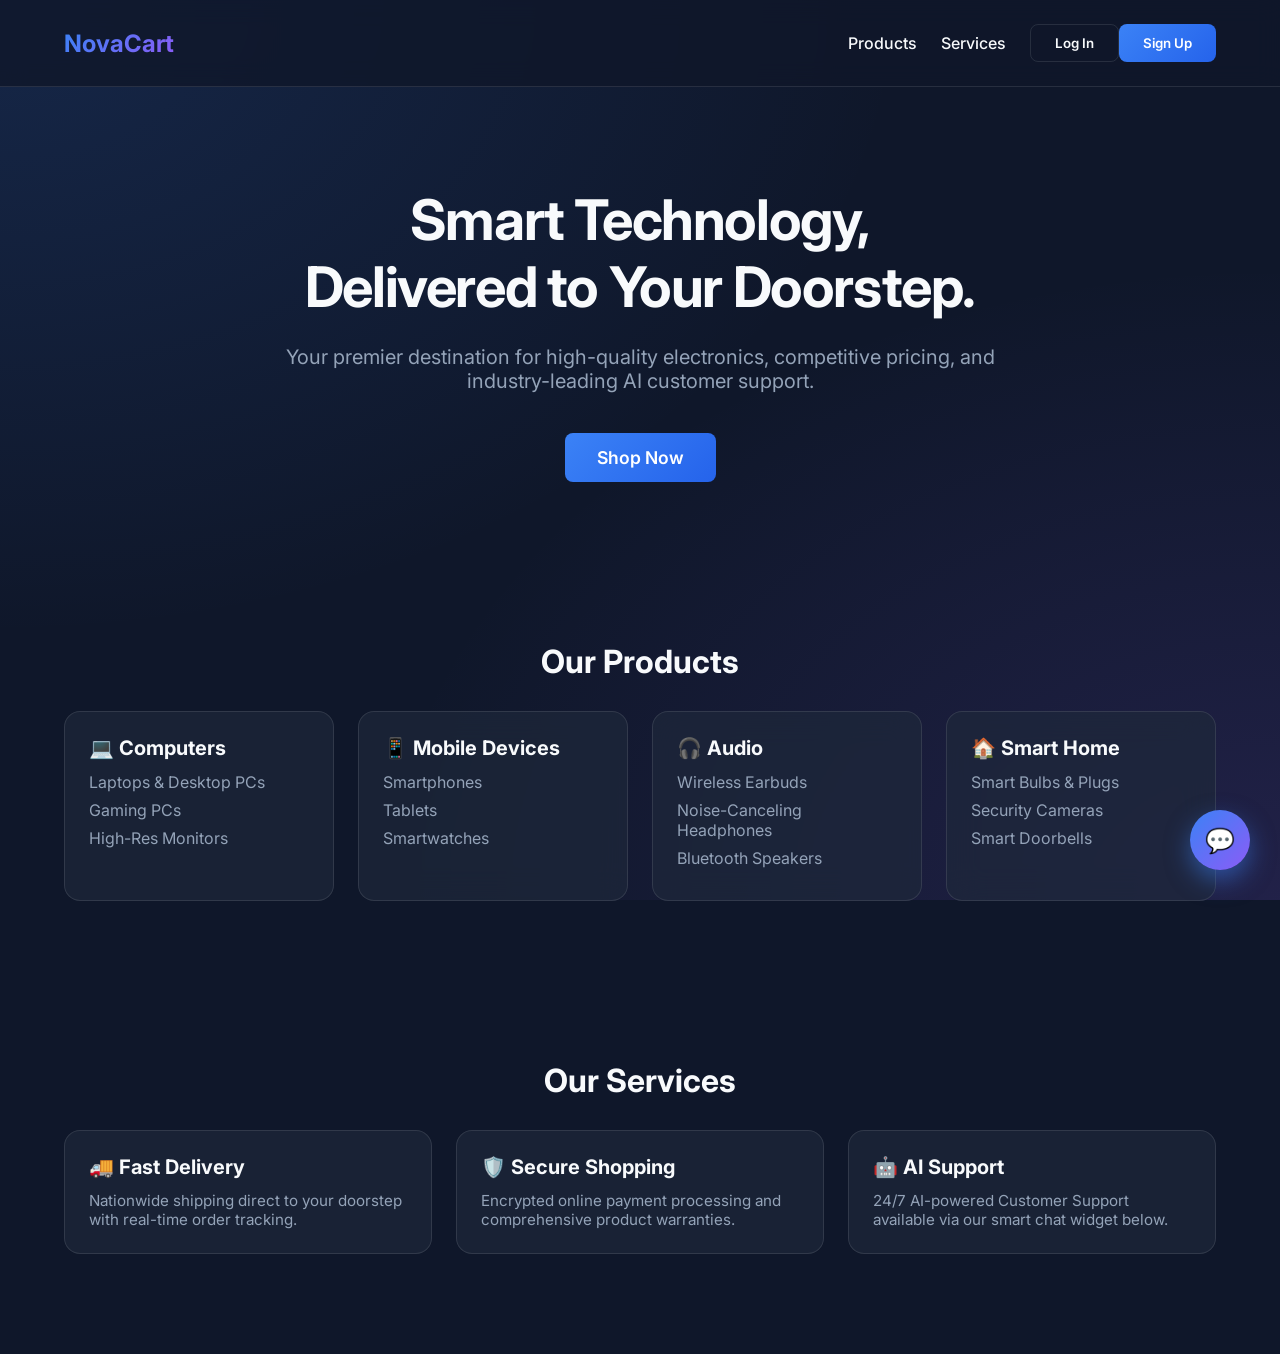
<file: frontend/index.html>
<!DOCTYPE html>
<html lang="en">
<head>
    <meta charset="UTF-8">
    <meta name="viewport" content="width=device-width, initial-scale=1.0">
    <title>NovaCart Electronics</title>
    <link href="https://fonts.googleapis.com/css2?family=Inter:wght@300;400;500;600;700&display=swap" rel="stylesheet">
    <style>
        :root {
            --bg-color: #0f172a;
            --surface-color: rgba(30, 41, 59, 0.7);
            --primary: #3b82f6;
            --primary-hover: #2563eb;
            --secondary: #8b5cf6;
            --text-main: #f8fafc;
            --text-muted: #94a3b8;
            --border-color: rgba(255, 255, 255, 0.1);
            --danger: #ef4444;
        }
        
        * { box-sizing: border-box; margin: 0; padding: 0; font-family: 'Inter', sans-serif; }
        
        body {
            background-color: var(--bg-color);
            background-image: 
                radial-gradient(at 0% 0%, rgba(59, 130, 246, 0.15) 0px, transparent 50%),
                radial-gradient(at 100% 100%, rgba(139, 92, 246, 0.15) 0px, transparent 50%);
            background-attachment: fixed;
            color: var(--text-main);
            min-height: 100vh;
        }

        /* Navbar */
        nav {
            display: flex;
            justify-content: space-between;
            align-items: center;
            padding: 24px 5%;
            background: rgba(15, 23, 42, 0.8);
            backdrop-filter: blur(12px);
            border-bottom: 1px solid var(--border-color);
            position: sticky;
            top: 0;
            z-index: 100;
        }
        .logo { font-size: 1.5rem; font-weight: 700; background: linear-gradient(135deg, #3b82f6, #8b5cf6); -webkit-background-clip: text; -webkit-text-fill-color: transparent; }
        .nav-links { display: flex; gap: 24px; align-items: center; }
        .nav-links a { color: var(--text-main); text-decoration: none; font-weight: 500; transition: color 0.2s; cursor: pointer; }
        .nav-links a:hover { color: var(--primary); }
        .btn-primary { background: linear-gradient(135deg, #3b82f6, #2563eb); color: white; border: none; padding: 10px 24px; border-radius: 8px; font-weight: 600; cursor: pointer; transition: transform 0.2s, box-shadow 0.2s; }
        .btn-primary:hover { transform: translateY(-1px); box-shadow: 0 4px 12px rgba(59, 130, 246, 0.4); }
        .btn-outline { background: transparent; color: var(--text-main); border: 1px solid var(--border-color); padding: 10px 24px; border-radius: 8px; font-weight: 600; cursor: pointer; transition: background 0.2s; }
        .btn-outline:hover { background: rgba(255, 255, 255, 0.1); }

        /* Hero Section */
        .hero { padding: 100px 5%; text-align: center; max-width: 900px; margin: 0 auto; }
        .hero h1 { font-size: 3.5rem; font-weight: 700; margin-bottom: 24px; line-height: 1.2; letter-spacing: -0.025em; }
        .hero p { font-size: 1.25rem; color: var(--text-muted); margin-bottom: 40px; }

        /* Grid Sections */
        .section-title { text-align: center; font-size: 2rem; margin: 60px 0 30px; }
        .grid { display: grid; grid-template-columns: repeat(auto-fit, minmax(250px, 1fr)); gap: 24px; padding: 0 5% 100px; }
        .card { background: var(--surface-color); border: 1px solid var(--border-color); border-radius: 16px; padding: 24px; backdrop-filter: blur(16px); transition: transform 0.2s; }
        .card:hover { transform: translateY(-5px); border-color: rgba(255, 255, 255, 0.2); }
        .card h3 { font-size: 1.25rem; margin-bottom: 12px; display: flex; align-items: center; gap: 8px; }
        .card ul { list-style: none; color: var(--text-muted); }
        .card li { margin-bottom: 8px; }

        /* Auth Modal */
        .modal-overlay { display: none; position: fixed; top: 0; left: 0; width: 100%; height: 100%; background: rgba(0,0,0,0.6); backdrop-filter: blur(4px); z-index: 1000; justify-content: center; align-items: center; }
        .modal { background: var(--bg-color); border: 1px solid var(--border-color); border-radius: 16px; padding: 32px; width: 100%; max-width: 400px; box-shadow: 0 25px 50px -12px rgba(0, 0, 0, 0.5); }
        .modal-header { display: flex; justify-content: space-between; align-items: center; margin-bottom: 24px; }
        .modal-header h2 { font-size: 1.5rem; }
        .close-btn { background: transparent; border: none; color: var(--text-muted); font-size: 1.5rem; cursor: pointer; }
        .auth-tabs { display: flex; gap: 16px; margin-bottom: 24px; border-bottom: 1px solid var(--border-color); padding-bottom: 12px; }
        .auth-tab { background: transparent; border: none; color: var(--text-muted); font-weight: 600; cursor: pointer; font-size: 1rem; }
        .auth-tab.active { color: var(--primary); }
        .form-group { margin-bottom: 16px; }
        .form-group label { display: block; margin-bottom: 8px; color: var(--text-muted); font-size: 0.875rem; }
        .form-group input { width: 100%; background: rgba(255,255,255,0.05); border: 1px solid var(--border-color); color: white; padding: 12px; border-radius: 8px; font-size: 1rem; }
        .form-group input:focus { outline: none; border-color: var(--primary); }
        .auth-error { color: var(--danger); font-size: 0.875rem; margin-bottom: 16px; display: none; }

        /* Chat Widget */
        .chat-widget-btn { position: fixed; bottom: 30px; right: 30px; width: 60px; height: 60px; background: linear-gradient(135deg, #3b82f6, #8b5cf6); border-radius: 50%; display: flex; align-items: center; justify-content: center; font-size: 24px; cursor: pointer; box-shadow: 0 10px 25px rgba(59, 130, 246, 0.5); z-index: 900; transition: transform 0.2s; border: none; color: white; }
        .chat-widget-btn:hover { transform: scale(1.05); }
        
        .chat-window { display: none; position: fixed; bottom: 100px; right: 30px; width: 380px; height: 600px; max-height: 80vh; background: var(--surface-color); backdrop-filter: blur(20px); border: 1px solid var(--border-color); border-radius: 20px; flex-direction: column; overflow: hidden; box-shadow: 0 25px 50px -12px rgba(0, 0, 0, 0.5); z-index: 900; }
        .chat-header { padding: 16px 20px; border-bottom: 1px solid var(--border-color); display: flex; justify-content: space-between; align-items: center; background: rgba(15, 23, 42, 0.8); }
        .chat-header h3 { font-size: 1rem; font-weight: 600; }
        .chat-messages { flex: 1; padding: 20px; overflow-y: auto; display: flex; flex-direction: column; gap: 16px; }
        .message { max-width: 85%; padding: 12px 16px; border-radius: 16px; font-size: 0.9rem; line-height: 1.5; white-space: pre-wrap; word-wrap: break-word; word-break: break-word; animation: slideIn 0.3s ease; }
        .user-message { align-self: flex-end; background: var(--primary); border-bottom-right-radius: 4px; }
        .ai-message { align-self: flex-start; background: var(--bg-color); border: 1px solid var(--border-color); border-bottom-left-radius: 4px; }
        .chat-input-area { padding: 16px; border-top: 1px solid var(--border-color); background: rgba(15, 23, 42, 0.5); display: flex; gap: 8px; }
        .chat-input-area input { flex: 1; background: rgba(255,255,255,0.05); border: 1px solid var(--border-color); color: white; padding: 10px 16px; border-radius: 20px; font-size: 0.9rem; }
        .chat-input-area input:focus { outline: none; border-color: var(--primary); }
        .chat-input-area button { background: var(--primary); color: white; border: none; width: 40px; height: 40px; border-radius: 50%; cursor: pointer; display: flex; align-items: center; justify-content: center; }

        .feedback-btns { display: flex; gap: 8px; margin-top: 8px; opacity: 0; transition: opacity 0.3s ease; }
        .message:hover .feedback-btns { opacity: 1; }
        .feedback-btn { background: rgba(255, 255, 255, 0.1); border: none; border-radius: 4px; padding: 4px 8px; cursor: pointer; color: var(--text-muted); font-size: 0.8rem; transition: background 0.2s, color 0.2s; }
        .feedback-btn:hover { background: rgba(255, 255, 255, 0.2); color: white; }
        .feedback-btn.active-up { background: rgba(34, 197, 94, 0.2); color: #4ade80; }
        .feedback-btn.active-down { background: rgba(239, 68, 68, 0.2); color: #f87171; }

        @keyframes slideIn { from { opacity: 0; transform: translateY(10px); } to { opacity: 1; transform: translateY(0); } }

        /* Typing indicator */
        .typing-indicator { display: none; align-self: flex-start; background: var(--bg-color); padding: 12px 16px; border-radius: 16px; border-bottom-left-radius: 4px; border: 1px solid var(--border-color); gap: 6px; align-items: center; }
        .dot { width: 6px; height: 6px; background: var(--text-muted); border-radius: 50%; animation: bounce 1.4s infinite ease-in-out both; }
        .dot:nth-child(1) { animation-delay: -0.32s; }
        .dot:nth-child(2) { animation-delay: -0.16s; }
        @keyframes bounce { 0%, 80%, 100% { transform: scale(0); } 40% { transform: scale(1); } }
    </style>
</head>
<body>

    <!-- Navbar -->
    <nav>
        <div class="logo">NovaCart</div>
        <div class="nav-links">
            <a href="#products">Products</a>
            <a href="#services">Services</a>
            <div id="auth-buttons">
                <button class="btn-outline" onclick="openAuthModal('login')">Log In</button>
                <button class="btn-primary" onclick="openAuthModal('signup')">Sign Up</button>
            </div>
            <div id="user-menu" style="display: none; align-items: center; gap: 16px;">
                <span id="user-email" style="color: var(--text-muted); font-size: 0.9rem;"></span>
                <button class="btn-outline" onclick="logout()">Log Out</button>
            </div>
        </div>
    </nav>

    <!-- Hero -->
    <section class="hero">
        <h1>Smart Technology,<br>Delivered to Your Doorstep.</h1>
        <p>Your premier destination for high-quality electronics, competitive pricing, and industry-leading AI customer support.</p>
        <button class="btn-primary" style="font-size: 1.1rem; padding: 14px 32px;" onclick="document.getElementById('products').scrollIntoView({behavior:'smooth'})">Shop Now</button>
    </section>

    <h2 class="section-title" id="products">Our Products</h2>
    <section class="grid">
        <div class="card">
            <h3>💻 Computers</h3>
            <ul>
                <li>Laptops & Desktop PCs</li>
                <li>Gaming PCs</li>
                <li>High-Res Monitors</li>
            </ul>
        </div>
        <div class="card">
            <h3>📱 Mobile Devices</h3>
            <ul>
                <li>Smartphones</li>
                <li>Tablets</li>
                <li>Smartwatches</li>
            </ul>
        </div>
        <div class="card">
            <h3>🎧 Audio</h3>
            <ul>
                <li>Wireless Earbuds</li>
                <li>Noise-Canceling Headphones</li>
                <li>Bluetooth Speakers</li>
            </ul>
        </div>
        <div class="card">
            <h3>🏠 Smart Home</h3>
            <ul>
                <li>Smart Bulbs & Plugs</li>
                <li>Security Cameras</li>
                <li>Smart Doorbells</li>
            </ul>
        </div>
    </section>

    <h2 class="section-title" id="services">Our Services</h2>
    <section class="grid">
        <div class="card">
            <h3>🚚 Fast Delivery</h3>
            <p style="color: var(--text-muted); font-size: 0.95rem;">Nationwide shipping direct to your doorstep with real-time order tracking.</p>
        </div>
        <div class="card">
            <h3>🛡️ Secure Shopping</h3>
            <p style="color: var(--text-muted); font-size: 0.95rem;">Encrypted online payment processing and comprehensive product warranties.</p>
        </div>
        <div class="card">
            <h3>🤖 AI Support</h3>
            <p style="color: var(--text-muted); font-size: 0.95rem;">24/7 AI-powered Customer Support available via our smart chat widget below.</p>
        </div>
    </section>

    <!-- Auth Modal -->
    <div class="modal-overlay" id="auth-modal">
        <div class="modal">
            <div class="modal-header">
                <h2>Welcome</h2>
                <button class="close-btn" onclick="closeAuthModal()">&times;</button>
            </div>
            <div class="auth-tabs">
                <button class="auth-tab active" id="tab-login" onclick="switchAuthTab('login')">Log In</button>
                <button class="auth-tab" id="tab-signup" onclick="switchAuthTab('signup')">Sign Up</button>
            </div>
            <div class="auth-error" id="auth-error"></div>
            <form id="auth-form" onsubmit="handleAuth(event)">
                <div class="form-group">
                    <label>Email</label>
                    <input type="email" id="email" required placeholder="you@example.com">
                </div>
                <div class="form-group">
                    <label>Password</label>
                    <input type="password" id="password" required placeholder="••••••••">
                </div>
                <button type="submit" class="btn-primary" style="width: 100%; margin-top: 8px;" id="auth-submit-btn">Log In</button>
            </form>
        </div>
    </div>

    <!-- Chat Widget -->
    <button class="chat-widget-btn" onclick="toggleChat()">💬</button>
    
    <div class="chat-window" id="chat-window">
        <div class="chat-header">
            <h3>NovaCart AI Support</h3>
            <button class="close-btn" onclick="toggleChat()" style="font-size: 1.2rem;">&times;</button>
        </div>
        <div class="chat-messages" id="chat-messages">
            <div class="message ai-message">
                Hello! I am the NovaCart Multi-Agent AI system. How can I assist you today?
            </div>
            <div class="typing-indicator" id="typing-indicator">
                <div class="dot"></div><div class="dot"></div><div class="dot"></div>
            </div>
        </div>
        <div class="chat-input-area">
            <input type="text" id="chat-input" placeholder="Type your issue..." onkeydown="handleChatKey(event)">
            <button onclick="sendChatMessage()">➤</button>
        </div>
    </div>

    <script>
        // --- Auth Logic ---
        let currentAuthMode = 'login';
        
        function checkLoginState() {
            const token = localStorage.getItem('access_token');
            const email = localStorage.getItem('user_email');
            
            if (token && email) {
                document.getElementById('auth-buttons').style.display = 'none';
                document.getElementById('user-menu').style.display = 'flex';
                document.getElementById('user-email').textContent = email;
            } else {
                document.getElementById('auth-buttons').style.display = 'flex';
                document.getElementById('user-menu').style.display = 'none';
                document.getElementById('chat-window').style.display = 'none';
            }
        }

        function openAuthModal(mode) {
            document.getElementById('auth-modal').style.display = 'flex';
            switchAuthTab(mode);
        }

        function closeAuthModal() {
            document.getElementById('auth-modal').style.display = 'none';
            document.getElementById('auth-error').style.display = 'none';
            document.getElementById('auth-form').reset();
        }

        function switchAuthTab(mode) {
            currentAuthMode = mode;
            document.getElementById('tab-login').classList.toggle('active', mode === 'login');
            document.getElementById('tab-signup').classList.toggle('active', mode === 'signup');
            document.getElementById('auth-submit-btn').textContent = mode === 'login' ? 'Log In' : 'Sign Up';
            document.getElementById('auth-error').style.display = 'none';
        }

        async function handleAuth(event) {
            event.preventDefault();
            const email = document.getElementById('email').value;
            const password = document.getElementById('password').value;
            const errorDiv = document.getElementById('auth-error');
            const btn = document.getElementById('auth-submit-btn');
            
            errorDiv.style.display = 'none';
            btn.disabled = true;
            btn.textContent = 'Please wait...';

            try {
                let url, options;
                
                if (currentAuthMode === 'signup') {
                    url = '/auth/register';
                    options = {
                        method: 'POST',
                        headers: { 'Content-Type': 'application/json' },
                        body: JSON.stringify({ email, password })
                    };
                } else {
                    url = '/auth/token';
                    const formData = new URLSearchParams();
                    formData.append('username', email);
                    formData.append('password', password);
                    options = {
                        method: 'POST',
                        headers: { 'Content-Type': 'application/x-www-form-urlencoded' },
                        body: formData
                    };
                }

                const res = await fetch(url, options);
                const data = await res.json();

                if (!res.ok) {
                    throw new Error(data.detail || 'Authentication failed');
                }

                localStorage.setItem('access_token', data.access_token);
                localStorage.setItem('user_email', email);
                
                // Redirect admin to dashboard
                if (data.is_admin) {
                    localStorage.setItem('adminToken', data.access_token);
                    closeAuthModal();
                    window.location.href = 'admin.html';
                    return;
                }

                closeAuthModal();
                checkLoginState();
                
                if(pendingChatOpen) {
                    toggleChat();
                    pendingChatOpen = false;
                }

            } catch (err) {
                errorDiv.textContent = err.message;
                errorDiv.style.display = 'block';
            } finally {
                btn.disabled = false;
                btn.textContent = currentAuthMode === 'login' ? 'Log In' : 'Sign Up';
            }
        }

        function logout() {
            localStorage.removeItem('access_token');
            localStorage.removeItem('user_email');
            
            // Clear chat history from the DOM so the next user has a fresh chat box
            const chatMessagesContainer = document.getElementById('chat-messages');
            if (chatMessagesContainer) {
                Array.from(chatMessagesContainer.querySelectorAll('.message')).forEach(msg => msg.remove());
            }
            
            // Close the chat window if it was open
            const chatWin = document.getElementById('chat-window');
            if (chatWin) {
                chatWin.style.display = 'none';
            }

            checkLoginState();
        }

        // --- Chat Logic ---
        const currentConversationId = crypto.randomUUID();
        const chatWindow = document.getElementById('chat-window');
        const chatMessages = document.getElementById('chat-messages');
        const chatInput = document.getElementById('chat-input');
        const typingIndicator = document.getElementById('typing-indicator');
        let pendingChatOpen = false;

        function toggleChat() {
            const token = localStorage.getItem('access_token');
            if (!token) {
                pendingChatOpen = true;
                openAuthModal('login');
                return;
            }
            
            if (chatWindow.style.display === 'flex') {
                chatWindow.style.display = 'none';
            } else {
                chatWindow.style.display = 'flex';
                chatInput.focus();
            }
        }

        function handleChatKey(event) {
            if (event.key === 'Enter') {
                sendChatMessage();
            }
        }

        function appendMessage(text, sender, conversationId = null) {
            const msgContainer = document.createElement('div');
            msgContainer.className = `message ${sender}-message`;
            
            const textDiv = document.createElement('div');
            textDiv.textContent = text;
            msgContainer.appendChild(textDiv);
            
            if (sender === 'ai' && conversationId) {
                const btnContainer = document.createElement('div');
                btnContainer.className = 'feedback-btns';
                
                const upBtn = document.createElement('button');
                upBtn.className = 'feedback-btn';
                upBtn.textContent = '👍';
                upBtn.onclick = () => submitFeedback(conversationId, 1, upBtn, btnContainer);
                
                const downBtn = document.createElement('button');
                downBtn.className = 'feedback-btn';
                downBtn.textContent = '👎';
                downBtn.onclick = () => submitFeedback(conversationId, -1, downBtn, btnContainer);
                
                btnContainer.appendChild(upBtn);
                btnContainer.appendChild(downBtn);
                msgContainer.appendChild(btnContainer);
            }
            
            chatMessages.insertBefore(msgContainer, typingIndicator);
            chatMessages.scrollTop = chatMessages.scrollHeight;
        }

        async function submitFeedback(conversationId, score, btnElement, container) {
            const token = localStorage.getItem('access_token');
            if (!token) return;
            
            try {
                const res = await fetch('/agent/feedback', {
                    method: 'POST',
                    headers: { 
                        'Content-Type': 'application/json',
                        'Authorization': `Bearer ${token}`
                    },
                    body: JSON.stringify({ conversation_id: conversationId, score: score })
                });
                if (res.ok) {
                    // Update UI
                    Array.from(container.children).forEach(b => b.className = 'feedback-btn');
                    if (score === 1) btnElement.classList.add('active-up');
                    else btnElement.classList.add('active-down');
                }
            } catch (err) {
                console.error("Feedback failed:", err);
            }
        }

        async function sendChatMessage() {
            const query = chatInput.value.trim();
            if (!query) return;

            const token = localStorage.getItem('access_token');
            if (!token) {
                logout();
                openAuthModal('login');
                return;
            }

            appendMessage(query, 'user');
            chatInput.value = '';
            chatInput.disabled = true;
            
            typingIndicator.style.display = 'flex';
            chatMessages.scrollTop = chatMessages.scrollHeight;

            try {
                const response = await fetch('/agent/chat', {
                    method: 'POST',
                    headers: { 
                        'Content-Type': 'application/json',
                        'Authorization': `Bearer ${token}`
                    },
                    body: JSON.stringify({ query: query, conversation_id: currentConversationId })
                });
                
                if (response.status === 401) {
                    logout();
                    openAuthModal('login');
                    throw new Error('Session expired');
                }
                
                if (!response.ok) throw new Error('Network error');
                
                const data = await response.json();
                typingIndicator.style.display = 'none';
                appendMessage(data.response, 'ai', data.conversation_id);
                
            } catch (error) {
                typingIndicator.style.display = 'none';
                if(error.message !== 'Session expired') {
                    appendMessage("Sorry, I encountered an error processing your request.", 'ai');
                }
            } finally {
                chatInput.disabled = false;
                chatInput.focus();
            }
        }

        // Init
        checkLoginState();
    </script>
</body>
</html>
</file>
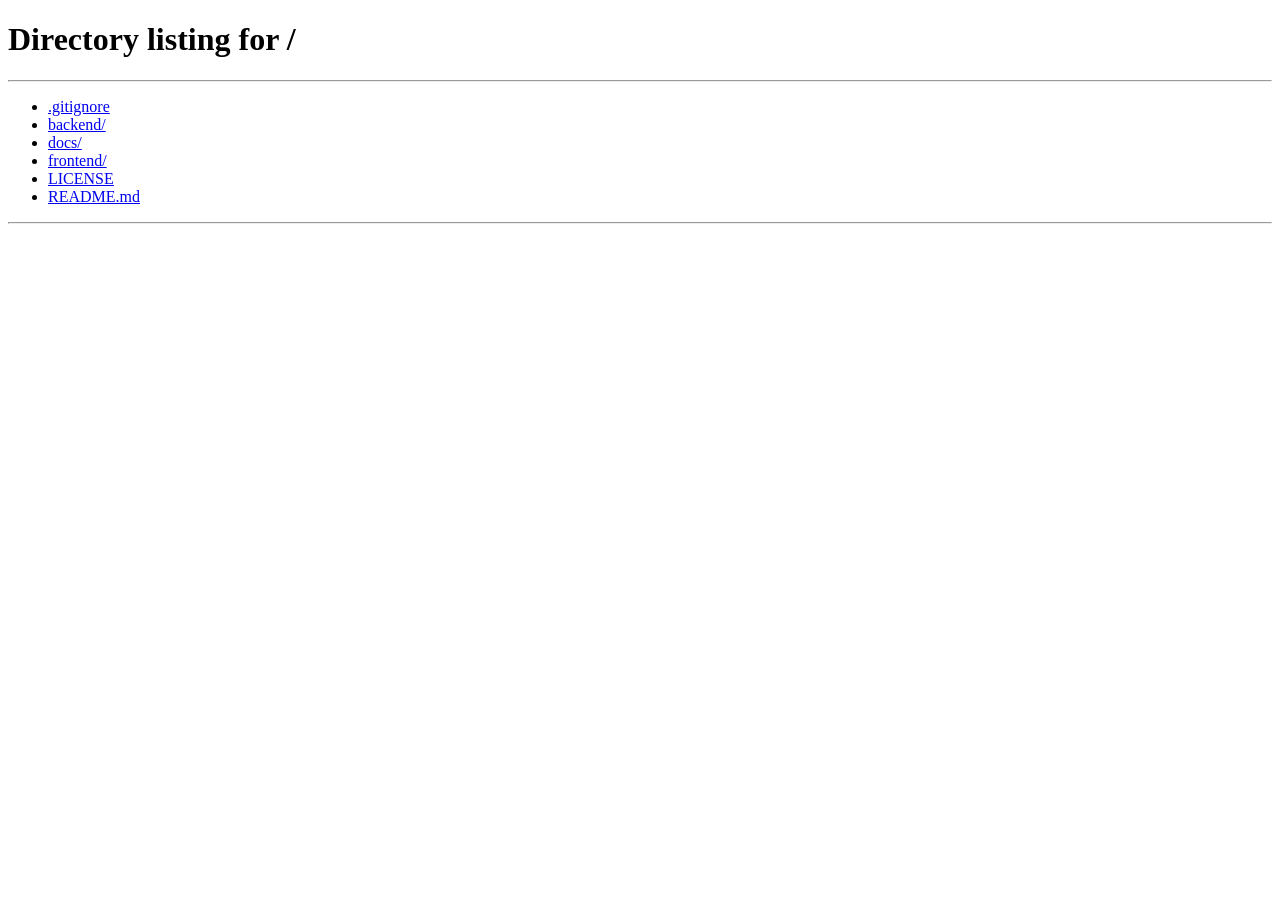
<file: frontend/admin.html>
<!DOCTYPE html>
<html lang="en">
<head>
    <meta charset="UTF-8">
    <meta name="viewport" content="width=device-width, initial-scale=1.0">
    <title>NovaCart AI - Admin Dashboard</title>
    <link href="https://fonts.googleapis.com/css2?family=Inter:wght@400;500;600;700&display=swap" rel="stylesheet">
    <link rel="stylesheet" href="admin.css">
</head>
<body>
    <!-- Dashboard Screen -->
    <div id="dashboard-screen" class="screen">
        <nav class="sidebar glass-panel">
            <div class="logo">
                <h2>NovaCart AI</h2>
                <span class="badge">Admin</span>
            </div>
            <ul class="nav-links">
                <li class="active" data-tab="analytics-tab">Analytics</li>
                <li data-tab="kb-tab">Knowledge Base</li>
                <li data-tab="settings-tab">Settings</li>
            </ul>
            <div class="sidebar-footer">
                <button id="logout-btn" class="btn outline">Logout</button>
            </div>
        </nav>

        <main class="content">
            <!-- Analytics Tab -->
            <section id="analytics-tab" class="tab-content active">
                <header>
                    <h1>Conversation Analytics</h1>
                    <p>Monitor AI performance and customer satisfaction in real-time.</p>
                </header>
                <div class="table-container glass-panel">
                    <table id="analytics-table">
                        <thead>
                            <tr>
                                <th>Timestamp</th>
                                <th>Customer</th>
                                <th>Query</th>
                                <th>Intent</th>
                                <th>Response Time</th>
                                <th>Feedback</th>
                            </tr>
                        </thead>
                        <tbody id="analytics-body">
                            <!-- Populated by JS -->
                        </tbody>
                    </table>
                </div>
            </section>

            <!-- Knowledge Base Tab -->
            <section id="kb-tab" class="tab-content hidden">
                <header>
                    <h1>Knowledge Base Manager</h1>
                    <p>Upload and manage the PDF manuals and policies that the AI learns from.</p>
                </header>
                <div class="kb-container">
                    <div class="upload-zone glass-panel" id="drop-zone">
                        <div class="upload-icon">📄</div>
                        <h3>Drag & Drop PDF here</h3>
                        <p>or</p>
                        <input type="file" id="file-input" accept=".pdf" hidden>
                        <button class="btn primary" onclick="document.getElementById('file-input').click()">Browse Files</button>
                    </div>

                    <div class="files-list glass-panel">
                        <h3>Current Knowledge Base</h3>
                        <ul id="files-ul">
                            <!-- Populated by JS -->
                        </ul>
                    </div>
                </div>
            </section>

            <!-- Settings Tab -->
            <section id="settings-tab" class="tab-content hidden">
                <header>
                    <h1>Admin Settings</h1>
                    <p>Update your credentials. The AI uses this email to escalate issues to you.</p>
                </header>
                <div class="settings-container glass-panel">
                    <form id="settings-form">
                        <h3>Update Admin Credentials</h3>
                        <div style="margin-bottom: 15px;">
                            <label style="display: block; margin-bottom: 5px; color: var(--text-muted);">Admin Email</label>
                            <input type="email" id="new-email" placeholder="New Admin Email" required>
                        </div>
                        <div style="margin-bottom: 20px;">
                            <label style="display: block; margin-bottom: 5px; color: var(--text-muted);">New Password</label>
                            <input type="password" id="new-password" placeholder="New Password" required>
                        </div>
                        <button type="submit" class="btn primary">Update Credentials</button>
                    </form>
                </div>
            </section>
        </main>
    </div>

    <!-- Modals -->
    <div id="modal-overlay" class="modal-overlay hidden">
        <div class="modal glass-panel">
            <h3 id="modal-title">Confirm Action</h3>
            <p id="modal-desc">Are you sure?</p>
            <div class="modal-actions">
                <button id="modal-cancel" class="btn outline">Cancel</button>
                <button id="modal-confirm" class="btn danger">Confirm</button>
            </div>
        </div>
    </div>

    <script src="admin.js"></script>
</body>
</html>
</file>
<file: frontend/admin.css>
:root {
    --primary: #6366f1;
    --primary-hover: #4f46e5;
    --danger: #ef4444;
    --danger-hover: #dc2626;
    --bg-main: #0f172a;
    --bg-panel: rgba(30, 41, 59, 0.7);
    --text-primary: #f8fafc;
    --text-secondary: #94a3b8;
    --border: rgba(255, 255, 255, 0.1);
}

* {
    box-sizing: border-box;
    margin: 0;
    padding: 0;
}

body {
    font-family: 'Inter', sans-serif;
    background: linear-gradient(135deg, #0f172a 0%, #1e1b4b 100%);
    color: var(--text-primary);
    min-height: 100vh;
    display: flex;
    overflow-x: hidden;
}

.glass-panel {
    background: var(--bg-panel);
    backdrop-filter: blur(12px);
    -webkit-backdrop-filter: blur(12px);
    border: 1px solid var(--border);
    border-radius: 16px;
    box-shadow: 0 4px 30px rgba(0, 0, 0, 0.1);
}

.screen {
    width: 100%;
    min-height: 100vh;
    display: flex;
}

.screen.hidden {
    display: none;
}

/* Login Screen */
#login-screen {
    justify-content: center;
    align-items: center;
}

.login-card {
    padding: 40px;
    width: 100%;
    max-width: 400px;
    text-align: center;
}

.login-card h2 {
    margin-bottom: 10px;
}

.login-card p {
    color: var(--text-secondary);
    margin-bottom: 30px;
    font-size: 0.9rem;
}

form {
    display: flex;
    flex-direction: column;
    gap: 15px;
}

input {
    width: 100%;
    padding: 12px 15px;
    background: rgba(0, 0, 0, 0.2);
    border: 1px solid var(--border);
    border-radius: 8px;
    color: white;
    font-size: 1rem;
    outline: none;
    transition: border-color 0.2s;
}

input:focus {
    border-color: var(--primary);
}

.btn {
    padding: 12px 20px;
    border: none;
    border-radius: 8px;
    font-weight: 600;
    cursor: pointer;
    transition: all 0.2s;
    font-size: 1rem;
}

.btn.primary {
    background: var(--primary);
    color: white;
}

.btn.primary:hover {
    background: var(--primary-hover);
    transform: translateY(-1px);
}

.btn.danger {
    background: var(--danger);
    color: white;
}

.btn.danger:hover {
    background: var(--danger-hover);
}

.btn.outline {
    background: transparent;
    color: var(--text-primary);
    border: 1px solid var(--border);
}

.btn.outline:hover {
    background: rgba(255, 255, 255, 0.05);
}

.error-text {
    color: var(--danger);
    font-size: 0.85rem;
    margin-top: -5px;
}

.error-text.hidden {
    display: none;
}

/* Dashboard Sidebar */
.sidebar {
    width: 260px;
    margin: 20px;
    padding: 20px 0;
    display: flex;
    flex-direction: column;
}

.logo {
    padding: 0 20px 30px;
    display: flex;
    align-items: center;
    gap: 10px;
}

.badge {
    background: var(--primary);
    padding: 3px 8px;
    border-radius: 12px;
    font-size: 0.7rem;
    font-weight: bold;
}

.nav-links {
    list-style: none;
    flex: 1;
}

.nav-links li {
    padding: 15px 25px;
    cursor: pointer;
    transition: background 0.2s;
    color: var(--text-secondary);
}

.nav-links li:hover, .nav-links li.active {
    background: rgba(255, 255, 255, 0.05);
    color: var(--text-primary);
    border-right: 3px solid var(--primary);
}

.sidebar-footer {
    padding: 20px;
}
.sidebar-footer button {
    width: 100%;
}

/* Dashboard Content */
.content {
    flex: 1;
    padding: 20px 20px 20px 0;
    display: flex;
    flex-direction: column;
}

.tab-content {
    display: none;
    animation: fadeIn 0.3s ease;
}

.tab-content.active {
    display: block;
}

header {
    margin-bottom: 30px;
}

header p {
    color: var(--text-secondary);
    margin-top: 5px;
}

/* Analytics Table */
.table-container {
    overflow-x: auto;
}

table {
    width: 100%;
    border-collapse: collapse;
}

th, td {
    padding: 15px 20px;
    text-align: left;
    border-bottom: 1px solid var(--border);
}

th {
    color: var(--text-secondary);
    font-weight: 500;
    font-size: 0.9rem;
}

/* KB Manager */
.kb-container {
    display: grid;
    grid-template-columns: 1fr 2fr;
    gap: 20px;
}

.upload-zone {
    padding: 40px;
    text-align: center;
    border: 2px dashed var(--border);
    transition: border-color 0.3s;
}

.upload-zone.dragover {
    border-color: var(--primary);
    background: rgba(99, 102, 241, 0.1);
}

.upload-icon {
    font-size: 3rem;
    margin-bottom: 15px;
}

.upload-zone p {
    color: var(--text-secondary);
    margin: 10px 0 20px;
}

.files-list {
    padding: 20px;
}

.files-list h3 {
    margin-bottom: 20px;
    padding-bottom: 10px;
    border-bottom: 1px solid var(--border);
}

#files-ul {
    list-style: none;
    max-height: 500px;
    overflow-y: auto;
}

.file-item {
    display: flex;
    justify-content: space-between;
    align-items: center;
    padding: 15px;
    background: rgba(0, 0, 0, 0.2);
    border-radius: 8px;
    margin-bottom: 10px;
}

.file-name {
    font-weight: 500;
}

.delete-btn {
    background: transparent;
    border: none;
    color: var(--danger);
    cursor: pointer;
    font-size: 1.2rem;
    padding: 5px 10px;
    border-radius: 4px;
    transition: background 0.2s;
}

.delete-btn:hover {
    background: rgba(239, 68, 68, 0.1);
}

/* Settings */
.settings-container {
    padding: 30px;
    max-width: 600px;
}

.settings-container h3 {
    margin-bottom: 15px;
}

hr {
    border: none;
    border-top: 1px solid var(--border);
    margin: 30px 0;
}

/* Modal */
.modal-overlay {
    position: fixed;
    top: 0;
    left: 0;
    right: 0;
    bottom: 0;
    background: rgba(0, 0, 0, 0.6);
    backdrop-filter: blur(5px);
    display: flex;
    justify-content: center;
    align-items: center;
    z-index: 1000;
    opacity: 1;
    transition: opacity 0.2s;
}

.modal-overlay.hidden {
    opacity: 0;
    pointer-events: none;
}

.modal {
    padding: 30px;
    width: 100%;
    max-width: 450px;
    transform: translateY(0);
    transition: transform 0.2s;
}

.modal-overlay.hidden .modal {
    transform: translateY(20px);
}

.modal h3 {
    margin-bottom: 15px;
    font-size: 1.2rem;
}

.modal p {
    color: var(--text-secondary);
    margin-bottom: 25px;
    line-height: 1.5;
}

.modal-actions {
    display: flex;
    justify-content: flex-end;
    gap: 15px;
}

@keyframes fadeIn {
    from { opacity: 0; transform: translateY(10px); }
    to { opacity: 1; transform: translateY(0); }
}
</file>
